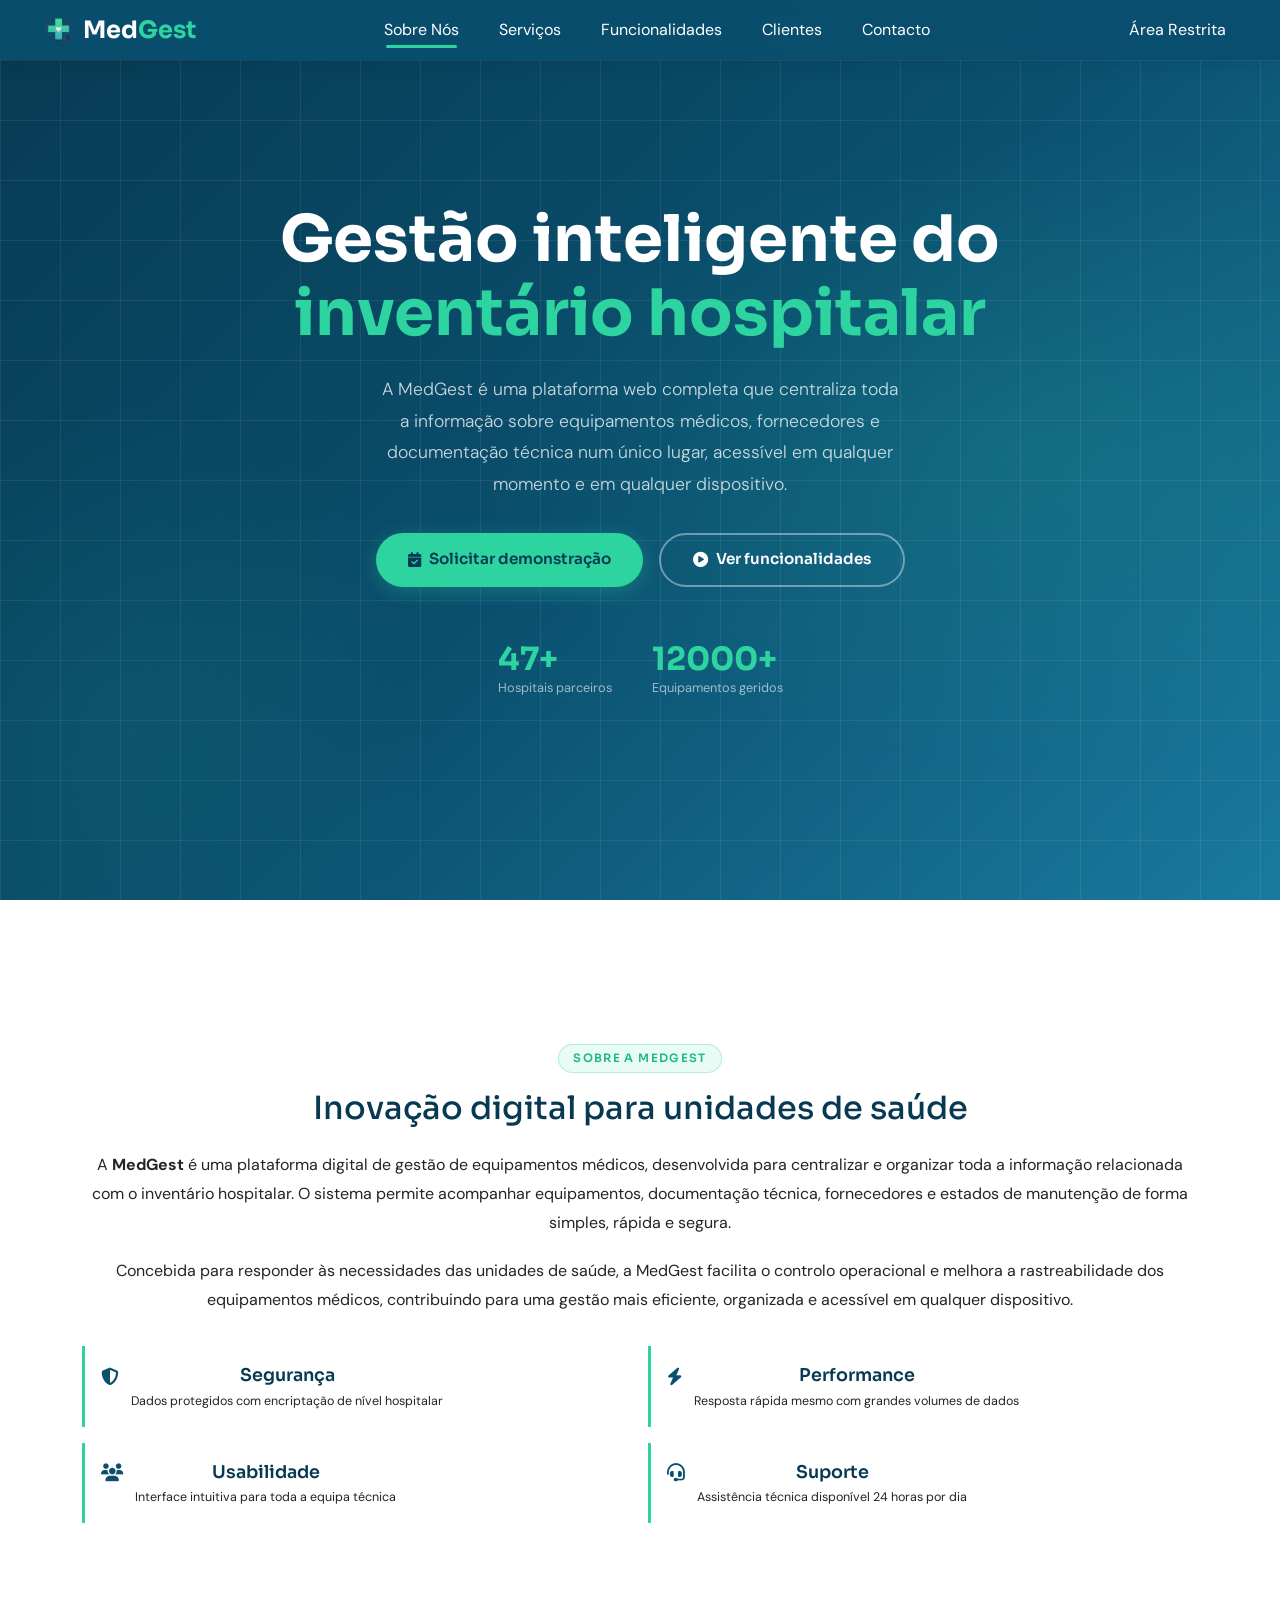
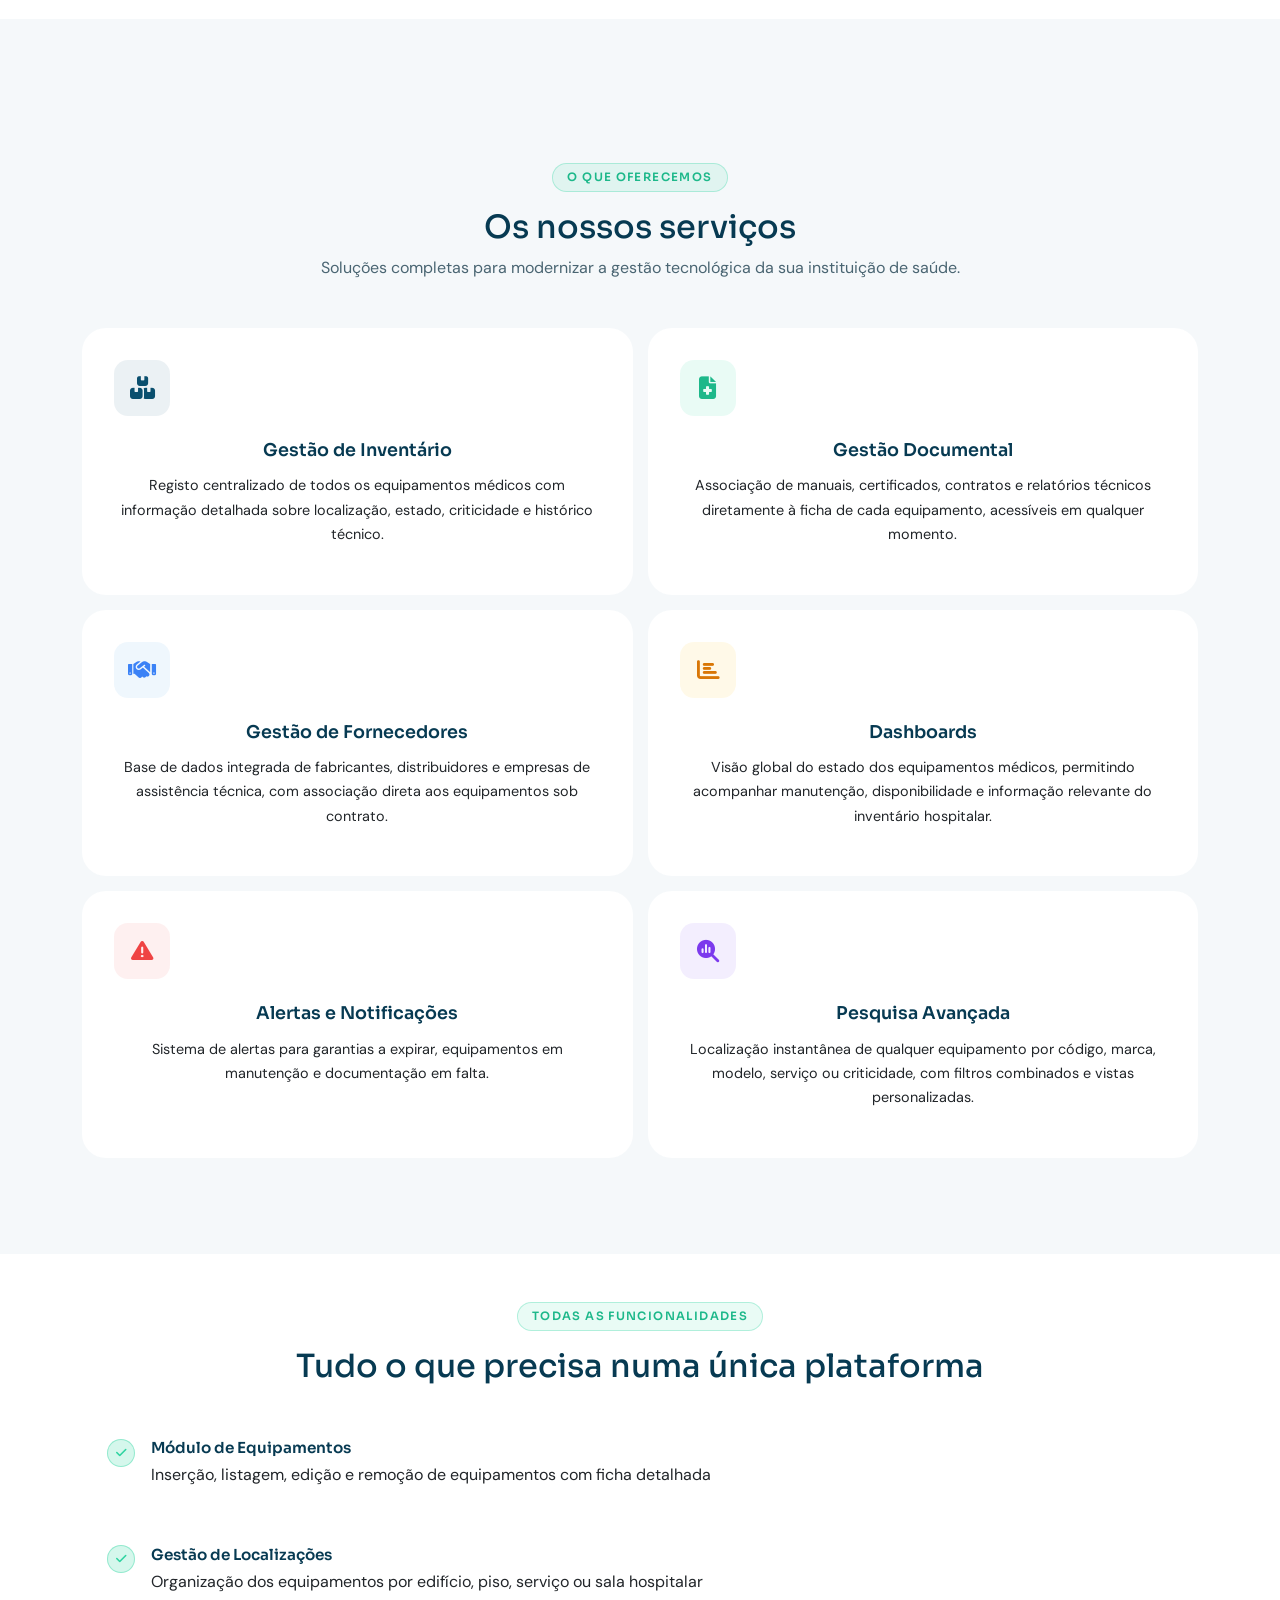
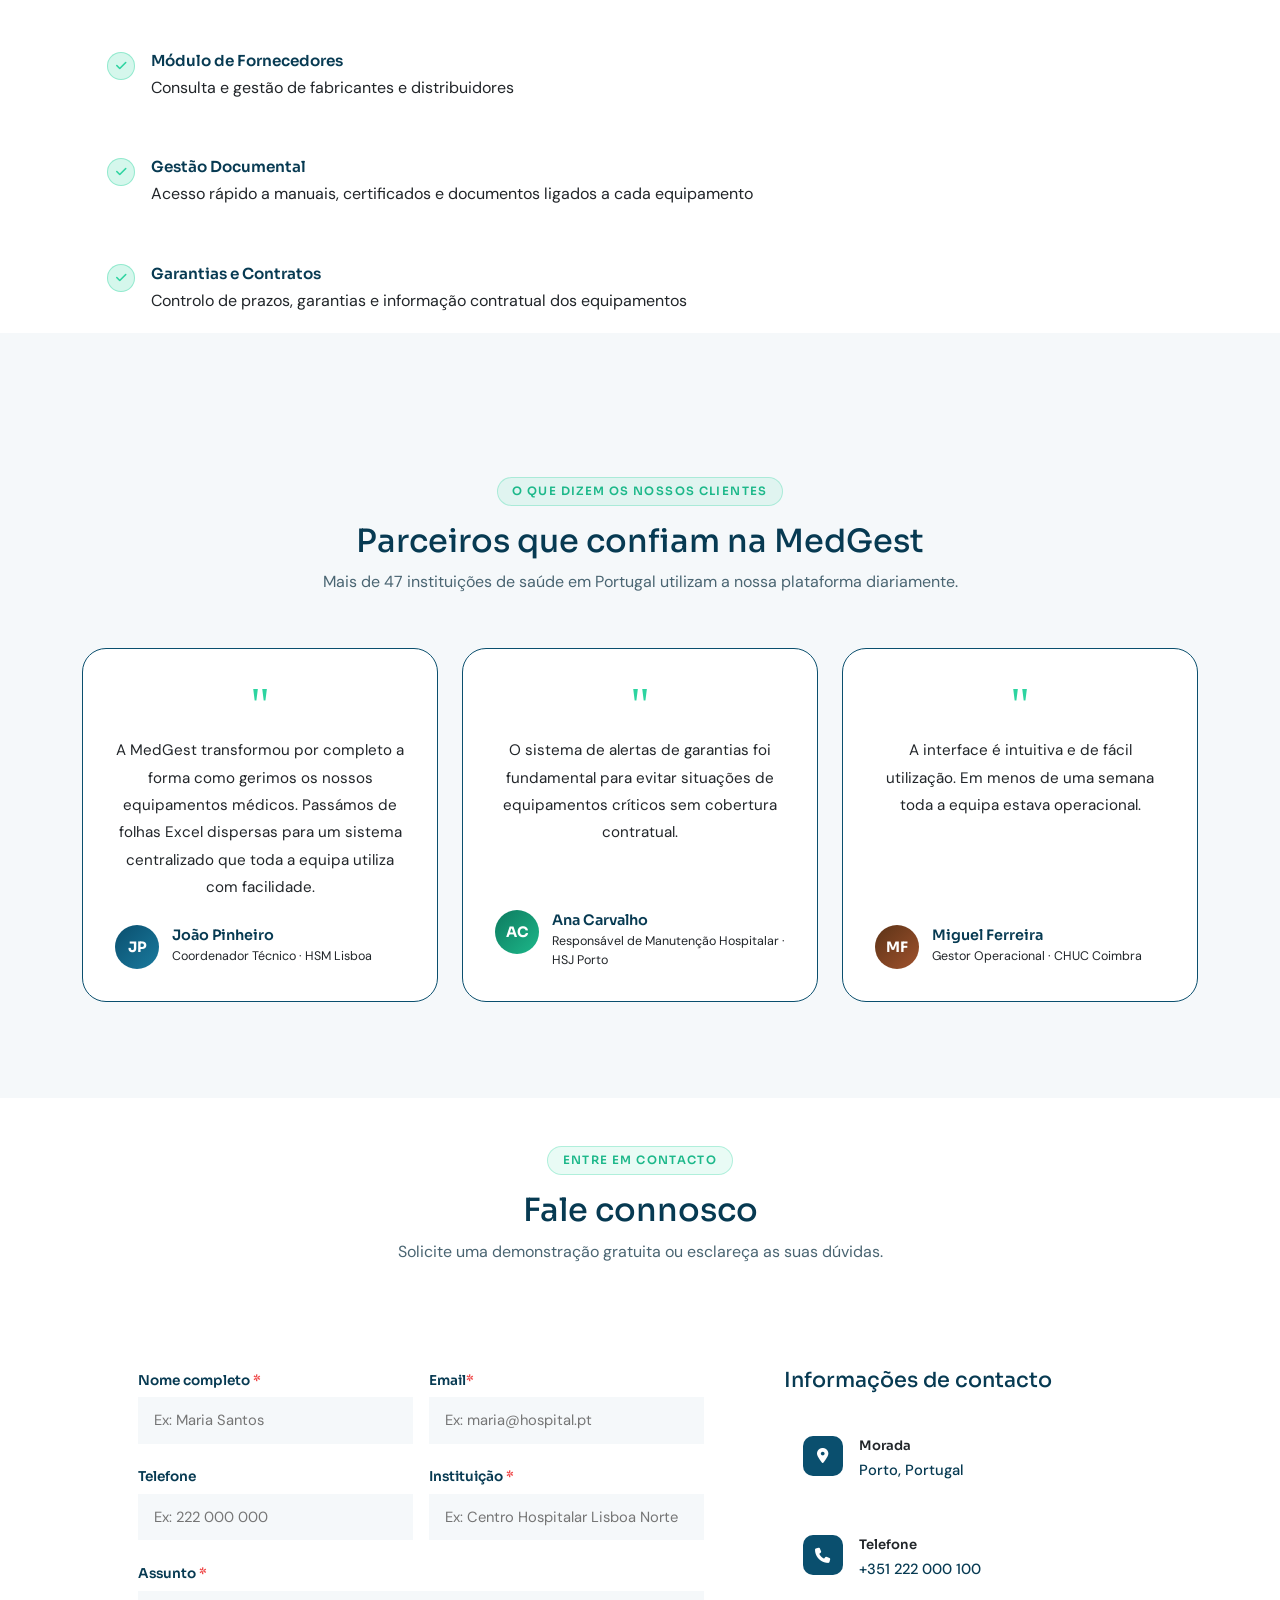
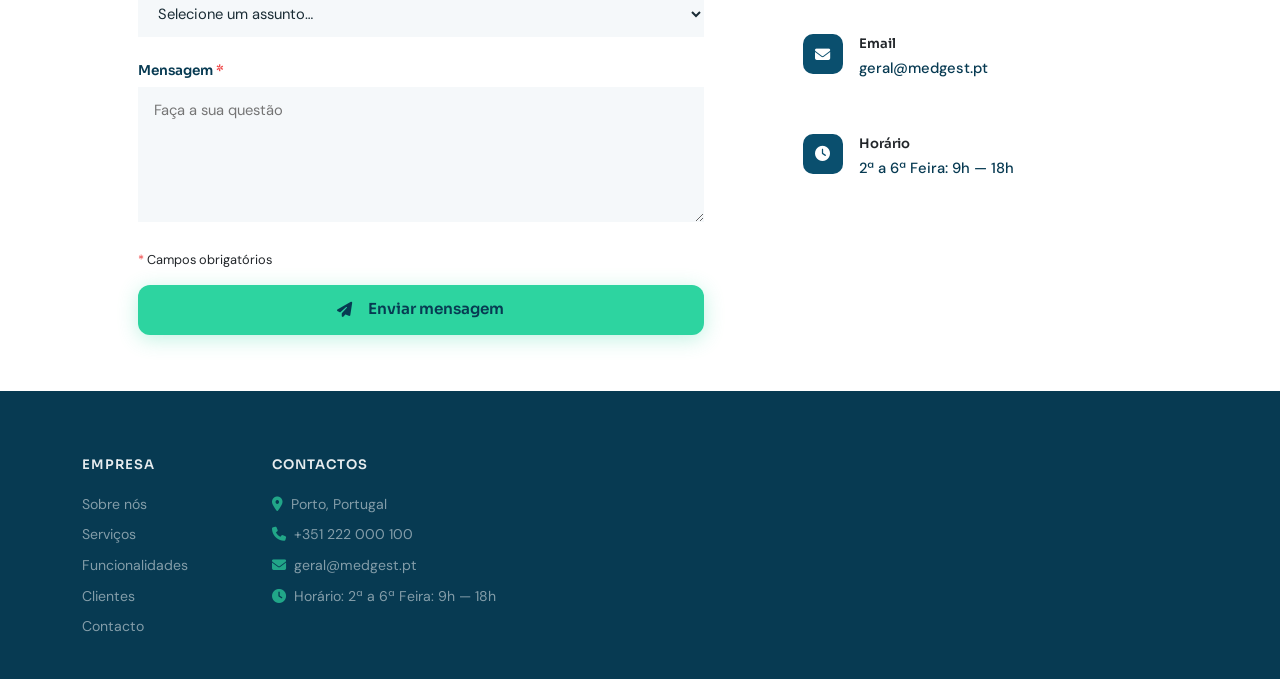
<file: public/index.html>
<!DOCTYPE html>
<html lang="pt">

<head>
    <meta charset="UTF-8">
    <meta name="viewport" content="width=device-width, initial-scale=1.0">
    <title>MedGest</title>
    <!-- favicon -->
    <link rel="shortcut icon" href="../assets/images/logo.png" type="image/png">

    <!-- estilos da página -->
    <link href="https://cdn.jsdelivr.net/npm/bootstrap@5.3.3/dist/css/bootstrap.min.css" rel="stylesheet">

    <link rel="stylesheet" href="../assets/css/1230824.css">
    <link rel="stylesheet" href="https://cdnjs.cloudflare.com/ajax/libs/font-awesome/6.5.0/css/all.min.css">
    <script src="https://cdn.jsdelivr.net/npm/bootstrap@5.3.3/dist/js/bootstrap.bundle.min.js"></script>
    <script src="../assets/js/1230824.js"></script>
    <link
        href="https://fonts.googleapis.com/css2?family=Sora:wght@300;400;500;600;700&family=DM+Sans:ital,wght@0,300;0,400;0,500;1,300&display=swap"
        rel="stylesheet">
</head>

<body id="#inicio">
    <!-- Navegação -->
    <nav class="navbar navbar-expand-lg navbar-dark navbar-medgest fixed-top">
        <div class="container-fluid px-4">

            <!-- LOGO -->
            <a class="navbar-brand-medgest" href="#inicio">
                <div class="logo-icone">
                    <img src="../assets/images/logo.png" alt="Logo MedGest" style="height:32px;">
                </div>
                Med<span class="logo-gest">Gest</span>
            </a>

            <!-- BOTÃO MOBILE -->
            <button class="navbar-toggler border-0" type="button" data-bs-toggle="collapse"
                data-bs-target="#navbarMedGest" aria-controls="navbarMedGest" aria-expanded="false"
                aria-label="Abrir menu">
                <span class="navbar-toggler-icon"></span>
            </button>

            <!-- LINKS -->
            <div class="collapse navbar-collapse" id="navbarMedGest">

                <ul class="navbar-nav mx-auto gap-1">
                    <li class="nav-item">
                        <a class="nav-link nav-link-medgest" href="#sobre-nos">Sobre Nós</a>
                    </li>
                    <li class="nav-item">
                        <a class="nav-link nav-link-medgest" href="#servicos">Serviços</a>
                    </li>
                    <li class="nav-item">
                        <a class="nav-link nav-link-medgest" href="#funcionalidades">Funcionalidades</a>
                    </li>
                    <li class="nav-item">
                        <a class="nav-link nav-link-medgest" href="#testemunhos">Clientes</a>
                    </li>
                    <li class="nav-item">
                        <a class="nav-link nav-link-medgest" href="#contacto">Contacto</a>
                    </li>
                </ul>

                <!-- LOGIN -->
                <a href="login_form.html" class="nav-link nav-link-medgest nav-btn-entrar">
                    Área Restrita
                </a>

            </div>
        </div>
    </nav>

    <!-- Seção "Conteudo da pagina" -->
<!-- HERO -->
<section id="inicio" class="hero">
    <div class="hero-grid-bg"></div>

    <div class="container py-5">
        <div class="row align-items-center justify-content-center text-center g-5">

            <div class="col-lg-8">
                <div class="hero-conteudo">

                    <h1 class="hero-titulo">
                        Gestão inteligente do<br>
                        <span class="destaque">inventário hospitalar</span>
                    </h1>

                    <p class="hero-descricao">
                        A MedGest é uma plataforma web completa que centraliza toda a informação
                        sobre equipamentos médicos, fornecedores e documentação técnica num único lugar,
                        acessível em qualquer momento e em qualquer dispositivo.
                    </p>

                    <div class="hero-botoes">
                        <a href="#contacto" class="btn-primario">
                            <i class="fas fa-calendar-check"></i> Solicitar demonstração
                        </a>

                        <a href="#funcionalidades" class="btn-secundario">
                            <i class="fas fa-play-circle"></i> Ver funcionalidades
                        </a>
                    </div>

                    <div class="hero-estatisticas">
                        <div class="hero-stat">
                            <div class="hero-stat-numero" data-contar="47" data-sufixo="+">0+</div>
                            <div class="hero-stat-label">Hospitais parceiros</div>
                        </div>

                        <div class="hero-stat">
                            <div class="hero-stat-numero" data-contar="12000" data-sufixo="+">0+</div>
                            <div class="hero-stat-label">Equipamentos geridos</div>
                        </div>
                    </div>

                </div>
            </div>

        </div>
    </div>
</section>



    <!-- Seção "SOBRE NÓS" -->
    <section id="sobre-nos" class="secao-sobre">
    <div class="container text-center">
      <div class="sobre-grid">

        <div class="sobre-conteudo animar-direita">
          <div class="secao-etiqueta">Sobre a MedGest</div>
          <h2 class="secao-titulo mb-4">
            Inovação digital para unidades de saúde
          </h2>
        <p>
            A <strong>MedGest</strong> é uma plataforma digital de gestão de equipamentos médicos,
            desenvolvida para centralizar e organizar toda a informação relacionada com o inventário hospitalar.
            O sistema permite acompanhar equipamentos, documentação técnica, fornecedores e estados de manutenção
            de forma simples, rápida e segura.
        </p>
        <p>
            Concebida para responder às necessidades das unidades de saúde, a MedGest facilita o controlo
            operacional e melhora a rastreabilidade dos equipamentos médicos, contribuindo para uma gestão
            mais eficiente, organizada e acessível em qualquer dispositivo.
        </p>
          <div class="sobre-valores">
            <div class="valor-item">
              <div class="valor-icone"><i class="fas fa-shield-halved"></i></div>
              <div>
                <div class="valor-titulo">Segurança</div>
                <div class="valor-desc">Dados protegidos com encriptação de nível hospitalar</div>
              </div>
            </div>
            <div class="valor-item">
              <div class="valor-icone"><i class="fas fa-bolt"></i></div>
              <div>
                <div class="valor-titulo">Performance</div>
                <div class="valor-desc">Resposta rápida mesmo com grandes volumes de dados</div>
              </div>
            </div>
            <div class="valor-item">
              <div class="valor-icone"><i class="fas fa-users"></i></div>
              <div>
                <div class="valor-titulo">Usabilidade</div>
                <div class="valor-desc">Interface intuitiva para toda a equipa técnica</div>
              </div>
            </div>
            <div class="valor-item">
              <div class="valor-icone"><i class="fas fa-headset"></i></div>
              <div>
                <div class="valor-titulo">Suporte</div>
                <div class="valor-desc">Assistência técnica disponível 24 horas por dia</div>
              </div>
            </div>
          </div>
        </div>
        </div>
    </div>              
    </section>

    <!-- Seção "Conteudo da pagina - SERVIÇOS" -->
    <section id="servicos" class="secao-servicos">
    <div class="container text-center">
      <div class="secao-etiqueta animar-entrada">O que oferecemos</div>
      <h2 class="secao-titulo animar-entrada" data-delay="100">Os nossos serviços</h2>
      <p class="secao-subtitulo animar-entrada" data-delay="150">
        Soluções completas para modernizar a gestão tecnológica da sua instituição de saúde.
      </p>

      <div class="servicos-grid">

        <div class="servico-cartao animar-entrada" data-delay="0">
          <div class="servico-icone-wrapper" style="background: rgba(10,79,110,0.08); color: var(--cor-primaria);">
            <i class="fas fa-boxes-stacked"></i>
          </div>
          <h3 class="servico-titulo">Gestão de Inventário</h3>
          <p class="servico-desc">
            Registo centralizado de todos os equipamentos médicos com informação detalhada
            sobre localização, estado, criticidade e histórico técnico.
          </p>
        </div>

        <div class="servico-cartao animar-entrada" data-delay="100">
          <div class="servico-icone-wrapper" style="background: rgba(45,212,160,0.1); color: var(--cor-acento-escuro);">
            <i class="fas fa-file-medical"></i>
          </div>
          <h3 class="servico-titulo">Gestão Documental</h3>
          <p class="servico-desc">
            Associação de manuais, certificados, contratos e relatórios técnicos diretamente
            à ficha de cada equipamento, acessíveis em qualquer momento.
          </p>
        </div>

        <div class="servico-cartao animar-entrada" data-delay="200">
          <div class="servico-icone-wrapper" style="background: rgba(99,179,237,0.1); color: #3b82f6;">
            <i class="fas fa-handshake"></i>
          </div>
          <h3 class="servico-titulo">Gestão de Fornecedores</h3>
          <p class="servico-desc">
            Base de dados integrada de fabricantes, distribuidores e empresas de assistência
            técnica, com associação direta aos equipamentos sob contrato.
          </p>
        </div>

        <div class="servico-cartao animar-entrada" data-delay="0">
          <div class="servico-icone-wrapper" style="background: rgba(251,191,36,0.1); color: #d97706;">
            <i class="fas fa-chart-bar"></i>
          </div>
          <h3 class="servico-titulo">Dashboards</h3>
          <p class="servico-desc">
           Visão global do estado dos equipamentos médicos, permitindo
  acompanhar manutenção, disponibilidade e informação relevante do inventário hospitalar.
          </p>
        </div>

        <div class="servico-cartao animar-entrada" data-delay="100">
          <div class="servico-icone-wrapper" style="background: rgba(239,68,68,0.08); color: #ef4444;">
            <i class="fas fa-triangle-exclamation"></i>
          </div>
          <h3 class="servico-titulo">Alertas e Notificações</h3>
          <p class="servico-desc">
            Sistema de alertas para garantias a expirar, equipamentos em manutenção e
            documentação em falta.
          </p>
        </div>

        <div class="servico-cartao animar-entrada" data-delay="200">
          <div class="servico-icone-wrapper" style="background: rgba(139,92,246,0.1); color: #7c3aed;">
            <i class="fas fa-magnifying-glass-chart"></i>
          </div>
          <h3 class="servico-titulo">Pesquisa Avançada</h3>
          <p class="servico-desc">
            Localização instantânea de qualquer equipamento por código, marca, modelo,
            serviço ou criticidade, com filtros combinados e vistas personalizadas.
          </p>
        </div>

      </div>
    </div>
  </section>

    <!-- Seção "Conteudo da pagina - FUNCIONALIDADES" -->
    <section id="funcionalidades" class="secao-funcionalidades">
    <div class="container text-center">
      <div class="secao-etiqueta animar-entrada">Todas as funcionalidades</div>
      <h2 class="secao-titulo animar-entrada" data-delay="100">  Tudo o que precisa numa única plataforma</h2>
            <div class="func-lista">
              <div class="func-item animar-entrada" data-delay="0">
                <div class="func-check"><i class="fas fa-check"></i></div>
                <div>
                  <div class="func-texto-titulo">Módulo de Equipamentos</div>
                  <div class="func-texto-desc">Inserção, listagem, edição e remoção de equipamentos com ficha detalhada</div>
                </div>
              </div>
              <div class="func-item animar-entrada" data-delay="80">
                <div class="func-check"><i class="fas fa-check"></i></div>
                <div>
                  <div class="func-texto-titulo">Gestão de Localizações</div>
                  <div class="func-texto-desc">Organização dos equipamentos por edifício, piso, serviço ou sala hospitalar</div>
                </div>
              </div>
              <div class="func-item animar-entrada" data-delay="160">
                <div class="func-check"><i class="fas fa-check"></i></div>
                <div>
                  <div class="func-texto-titulo">Módulo de Fornecedores</div>
                  <div class="func-texto-desc">Consulta e gestão de fabricantes e distribuidores</div>
                </div>
              </div>
              <div class="func-item animar-entrada" data-delay="240">
                <div class="func-check"><i class="fas fa-check"></i></div>
                <div>
                  <div class="func-texto-titulo">Gestão Documental</div>
                  <div class="func-texto-desc">Acesso rápido a manuais, certificados e documentos ligados a cada equipamento</div>
                </div>
              </div>
              <div class="func-item animar-entrada" data-delay="320">
                <div class="func-check"><i class="fas fa-check"></i></div>
                <div>
                  <div class="func-texto-titulo">Garantias e Contratos</div>
                  <div class="func-texto-desc">Controlo de prazos, garantias e informação contratual dos equipamentos</div>
                </div>
              </div>
            </div>
          </div>

           
        
    </section>


    <!-- Seção "Conteudo da pagina - CLIENTES" -->
    <section id="testemunhos" class="secao-testemunhos">
    <div class="container text-center">
      <div class="secao-etiqueta animar-entrada">O que dizem os nossos clientes</div>
      <h2 class="secao-titulo animar-entrada" data-delay="100">Parceiros que confiam na MedGest</h2>
      <p class="secao-subtitulo animar-entrada" data-delay="150">
        Mais de 47 instituições de saúde em Portugal utilizam a nossa plataforma diariamente.
      </p>

      <div class="row g-4 mt-2">

        <div class="col-md-4 animar-entrada" data-delay="0">
          <div class="testemunho-cartao">
            <div class="testemunho-aspas">"</div>
            <p class="testemunho-texto">
              A MedGest transformou por completo a forma como gerimos os nossos equipamentos médicos.
              Passámos de folhas Excel dispersas para um sistema centralizado que toda a equipa
              utiliza com facilidade.
            </p>
            <div class="testemunho-autor">
              <div class="testemunho-avatar" style="background: linear-gradient(135deg, var(--cor-primaria), var(--cor-primaria-clara));">JP</div>
              <div>
                <div class="testemunho-nome">João Pinheiro</div>
                <div class="testemunho-cargo">Coordenador Técnico · HSM Lisboa</div>
              </div>
            </div>
          </div>
        </div>

        <div class="col-md-4 animar-entrada" data-delay="100">
          <div class="testemunho-cartao">
            <div class="testemunho-aspas">"</div>
            <p class="testemunho-texto">
              O sistema de alertas de garantias foi fundamental para evitar situações de
              equipamentos críticos sem cobertura contratual.
            </p>
            <div class="testemunho-autor">
              <div class="testemunho-avatar" style="background: linear-gradient(135deg, #0d7a5f, var(--cor-acento-escuro));">AC</div>
              <div>
                <div class="testemunho-nome">Ana Carvalho</div>
                <div class="testemunho-cargo">Responsável de Manutenção Hospitalar · HSJ Porto</div>
              </div>
            </div>
          </div>
        </div>

        <div class="col-md-4 animar-entrada" data-delay="200">
          <div class="testemunho-cartao">
            <div class="testemunho-aspas">"</div>
            <p class="testemunho-texto">
              A interface é intuitiva e de fácil utilização. Em menos de
              uma semana toda a equipa estava operacional.
            </p>
            <div class="testemunho-autor">
              <div class="testemunho-avatar" style="background: linear-gradient(135deg, #5c3317, #a0522d);">MF</div>
              <div>
                <div class="testemunho-nome">Miguel Ferreira</div>
                <div class="testemunho-cargo">Gestor Operacional · CHUC Coimbra</div>
              </div>
            </div>
          </div>
        </div>

      </div>
    </div>
  </section>

    <!-- Seção "Conteudo da pagina - CONTACTO" -->
     <section id="contacto" class="secao-contacto">
    <div class="container">
      <div class="text-center mb-5">
        <div class="secao-etiqueta animar-entrada">Entre em contacto</div>
        <h2 class="secao-titulo animar-entrada" data-delay="100">Fale connosco</h2>
        <p class="secao-subtitulo animar-entrada" data-delay="150">
          Solicite uma demonstração gratuita ou esclareça as suas dúvidas.
        </p>
      </div>

      <div class="contacto-wrapper animar-entrada" data-delay="100">
        <div class="row g-5">

            <!-- Formulário -->
          <div class="col-lg-7">
            <form id="formContacto" novalidate>
              <div class="row g-3">
                <div class="col-md-6">
                  <label class="form-label-medgest" for="nome">Nome completo <span style="color:#ef4444;">*</span></label>
                  <input type="text" id="nome" class="form-control-medgest" required
                         placeholder="Ex: Maria Santos" aria-describedby="msg-nome" />
                  <div id="msg-nome" class="form-controle-mensagem" aria-live="polite"></div>
                </div>
                <div class="col-md-6">
                  <label class="form-label-medgest" for="email">Email<span style="color:#ef4444;">*</span></label>
                  <input type="email" id="email" class="form-control-medgest" required
                         placeholder="Ex: maria@hospital.pt" aria-describedby="msg-email" />
                  <div id="msg-email" class="form-controle-mensagem" aria-live="polite"></div>
                </div>
                <div class="col-md-6">
                  <label class="form-label-medgest" for="telefone">Telefone</label>
                  <input type="tel" id="telefone" class="form-control-medgest"
                         placeholder="Ex: 222 000 000" aria-describedby="msg-telefone" />
                  <div id="msg-telefone" class="form-controle-mensagem" aria-live="polite"></div>
                </div>
                <div class="col-md-6">
                  <label class="form-label-medgest" for="instituicao">Instituição <span style="color:#ef4444;">*</span></label>
                  <input type="text" id="instituicao" class="form-control-medgest" required
                         placeholder="Ex: Centro Hospitalar Lisboa Norte" aria-describedby="msg-instituicao" />
                  <div id="msg-instituicao" class="form-controle-mensagem" aria-live="polite"></div>
                </div>
                <div class="col-12">
                  <label class="form-label-medgest" for="assunto">Assunto <span style="color:#ef4444;">*</span></label>
                  <select id="assunto" class="form-control-medgest" required aria-describedby="msg-assunto">
                    <option value="">Selecione um assunto…</option>
                    <option value="demo">Solicitar demonstração</option>
                    <option value="orcamento">Pedido de orçamento</option>
                    <option value="suporte">Suporte técnico</option>
                    <option value="outro">Outro</option>
                  </select>
                  <div id="msg-assunto" class="form-controle-mensagem" aria-live="polite"></div>
                </div>
                <div class="col-12">
                  <label class="form-label-medgest" for="mensagem">Mensagem <span style="color:#ef4444;">*</span></label>
                  <textarea id="mensagem" class="form-control-medgest" required rows="5"
                            placeholder="Faça a sua questão" aria-describedby="msg-mensagem"></textarea>
                  <div id="msg-mensagem" class="form-controle-mensagem" aria-live="polite"></div>
                </div>
                <div class="col-12">
                  <p style="font-size: 0.8rem; color: var(--cor-texto-suave); margin-bottom: 1rem;">
                    <span style="color:#ef4444;">*</span> Campos obrigatórios
                  </p>
                  <button type="submit" class="btn-primario w-100" style="border-radius: 12px; justify-content: center;">
                    <i class="fas fa-paper-plane me-2"></i>Enviar mensagem
                  </button>
                </div>
              </div>
            </form>
          </div>

          <!-- Informação de contacto -->
          <div class="col-lg-5">
            <div class="contacto-info">
              <h3 style="font-size: 1.3rem; margin-bottom: 1.5rem; color: var(--cor-primaria-escura);">
                Informações de contacto
              </h3>

              <div class="contacto-info-item">
                <div class="contacto-icone"><i class="fas fa-location-dot"></i></div>
                <div>
                  <div class="contacto-detalhe-titulo">Morada</div>
                  <div class="contacto-detalhe-valor">Porto, Portugal</div>
                </div>
              </div>

              <div class="contacto-info-item">
                <div class="contacto-icone"><i class="fas fa-phone"></i></div>
                <div>
                  <div class="contacto-detalhe-titulo">Telefone</div>
                  <div class="contacto-detalhe-valor">+351 222 000 100</div>
                </div>
              </div>

              <div class="contacto-info-item">
                <div class="contacto-icone"><i class="fas fa-envelope"></i></div>
                <div>
                  <div class="contacto-detalhe-titulo">Email</div>
                  <div class="contacto-detalhe-valor">geral@medgest.pt</div>
                </div>
              </div>

              <div class="contacto-info-item">
                <div class="contacto-icone"><i class="fas fa-clock"></i></div>
                <div>
                  <div class="contacto-detalhe-titulo">Horário</div>
                  <div class="contacto-detalhe-valor">2ª a 6ª Feira: 9h — 18h</div>
                </div>
              </div>
            </div>
          </div>

        </div>
      </div>
    </div>
  </section>


    <!-- Rodapé -->
    <footer class="footer">
        <div class="container">
            <div class="row g-4">
                <div class="col-lg-2 col-md-6">
                    <div class="footer-titulo-coluna">EMPRESA</div>
                    <ul class="footer-lista">
                        <li><a href="#sobre-nos">Sobre nós</a></li>
                        <li><a href="#servicos">Serviços</a></li>
                        <li><a href="#funcionalidades">Funcionalidades</a></li>
                        <li><a href="#testemunhos">Clientes</a></li>
                        <li><a href="#contacto">Contacto</a></li>
                    </ul>
                </div>

                <div class="col-lg-3 col-md-6">
                    <div class="footer-titulo-coluna">CONTACTOS</div>
                    <ul class="footer-lista">
                        <li><i class="fas fa-location-dot me-2"></i>Porto, Portugal</li>
                        <li><i class="fas fa-phone me-2"></i>+351 222 000
                            100</li>
                        <li><i class="fas fa-envelope me-2"></i>geral@medgest.pt</li>
                        <li><i class="fas fa-clock me-2"></i>Horário: 2ª a 6ª Feira: 9h — 18h
                        </li>
                    </ul>
                </div>

            </div>


    </footer>

</body>

</html>
</file>
<file: assets/css/1230824.css>
/* * é um seletor universal, ou seja, aplica-se a todos os elementos HTML da página */
* {
 margin: 0; /* Remove todas as margens padrão */
 padding: 0; /* Remove os preenchimentos internos padrão */
 box-sizing: border-box; /* Garante que a largura e altura dos elementos incluam a borda */
 
} 
/*Fontes */
body {
  font-family: 'DM Sans', sans-serif;
}
h1, h2, h3 {
  font-family: 'Sora', sans-serif;
}

/* Difinição das cores */
:root {
  --cor-primaria: #0a4f6e; /* Cor principal do site (azul escuro da marca) */
  --cor-primaria-escura: #073a52;  /* Versão mais escura da cor principal (usada em contrastes) */
  --cor-acento: #2dd4a0;   /* Cor de destaque (verde para botões e realces) */
  --cor-fundo: #f5f8fa;  /* Cor de fundo geral da página */
  --cor-texto: #1a2c35;  /* Cor do texto principal */
  --cor-acento-escuro: #1db88a;
  --branco: #ffffff;
  --cor-primaria-clara: #1a7a9e;
  --cor-branco: #ffffff;
  --fonte-titulo: 'Sora', sans-serif;
  --fonte-corpo: 'DM Sans', sans-serif;
  --transicao: all 0.3s ease;
  --raio-grande: 24px;
}

/* NAVBAR*/
.navbar-medgest {
  /* Cor com transparência para efeito moderno */
  background: rgba(10, 79, 110, 0.95);

  /* Efeito vidro desfocado */
  backdrop-filter: blur(12px);
  -webkit-backdrop-filter: blur(12px);

  /* Sombra suave para dar profundidade */
  box-shadow: 0 2px 20px rgba(0,0,0,0.1);

  /* Animações suaves quando houver mudanças */
  transition: all 0.3s ease;

  /* Layout horizontal da navbar */
  display: flex;
  align-items: center;
  justify-content: space-between;

  /* Espaçamento interno */
  padding: 10px 20px;

  /* Fixa no topo */
  position: fixed;
  top: 0;
  left: 0;
  right: 0;
  z-index: 1000;
}
.navbar-medgest .nav-link-medgest {
    position: relative;
}

.navbar-medgest .nav-link-medgest.ativo::after {
    content: '';
    position: absolute;
    left: 10px;
    right: 10px;
    bottom: 4px;
    height: 3px;
    background: var(--cor-acento);
    border-radius: 10px;
}
.navbar-medgest .nav-link-medgest {
  color: white !important;
  font-size: 1rem;
  margin: 0 10px;
  transition: 0.3s;
}

.navbar-medgest .nav-link-medgest:hover {
  color: var(--cor-acento) !important;
}
.navbar-medgest .nav-link-medgest {
    position: relative;
}

.navbar-medgest .nav-link-medgest.ativo::after {
    content: '';
    position: absolute;

    left: 10px;
    right: 10px;

    bottom: 2px; /* aproxima do texto */

    height: 3px;
    background: var(--cor-acento);
    border-radius: 10px;
}
/* Estilo do logótipo na barra de navegação */
.navbar-medgest  img {
 height: 50px; /* Ajusta a altura do logo */
 margin-right: 10px;/* Adiciona espaço entre o logo e o texto */
}

/* LOGO + NOME DA EMPRESA */
.navbar-brand-medgest {

  /* coloca logo e texto lado a lado */
  display: flex;
  align-items: center;
  

  /* remove estilo de link */
  text-decoration: none !important;

  /* cor branca */
  color: white !important;

  /* fonte */
  font-family: 'Sora', sans-serif;
  font-size: 1.5rem;
  font-weight: 700;
}

/* mantém branco ao passar rato */
.navbar-brand-medgest:hover {
  color: white !important;
}

/* parte "Gest" */
.logo-gest {
  color: var(--cor-acento);
}

.secao-titulo {
  font-family: 'Sora', sans-serif;
  font-size: 2rem;
  color: var(--cor-primaria-escura);
  margin-bottom: 10px;
}

.secao-subtitulo {
  color: #4a6572;
  margin-bottom: 30px;
}

/* Estilos para os links centrais da navegação */
.container-navegacao {
 text-align: center; /* Centraliza os links */
 padding: 20px; /* Adiciona espaçamento interno */
}
.container-navegacao a {
  /* Remove sublinhado dos links */
  text-decoration: none;
  color: white; /* Cor branca padrão */
  font-size: 1.1em; /* Aumenta tamanho do texto */
  margin: 0 20px; /* Espaçamento entre links */
  transition: 0.3s;  /* Transição suave quando hover */
}

/*Passar o rato pelos links*/
.container-navegacao a:hover {
 color: var(--cor-acento); /* Muda para cor de destaque */
 transform: translateY(-2px); /* Pequeno movimento para cima */
} 

/* Estilos para o botão da Área Cliente */
.nav-cliente a {
 color: #ffffff; /* Cor do texto */
 text-decoration: none; /* Remove sublinhado */
 font-size: 1.5em; /* Tamanho da fonte */
 padding: 10px; /* Espaçamento interno */
 border-radius: 5px; /* Bordas arredondadas */
 transition: background 0.3s; /* Efeito suave na transição */
}
/* Efeito ao passar o rato no botão da áre ade Cliente */
.nav-cliente a:hover {
 background-color: #1a7a9e; /* Cor de fundo ao passar o rato */
} 

/* HERO*/ 
.hero {
  min-height: 100vh;
  background: linear-gradient(135deg, var(--cor-primaria-escura) 0%, var(--cor-primaria) 50%, var(--cor-primaria-clara) 100%);
  position: relative;
  overflow: hidden;
  display: flex;
  align-items: center;
}
.hero::before {
  content: '';
  position: absolute;
  inset: 0;
  background:
    radial-gradient(ellipse 60% 50% at 80% 50%, rgba(45, 212, 160, 0.12) 0%, transparent 70%),
    radial-gradient(ellipse 40% 60% at 10% 80%, rgba(45, 212, 160, 0.08) 0%, transparent 60%);
}
.hero-grid-bg {
  position: absolute;
  inset: 0;
  background-image:
    linear-gradient(rgba(255,255,255,0.04) 1px, transparent 1px),
    linear-gradient(90deg, rgba(255,255,255,0.04) 1px, transparent 1px);
  background-size: 60px 60px;
}
.hero-conteudo {
  position: relative;
  z-index: 2;
  color: white;
  text-align: center; /* centra tudo */  
  margin: 0 auto; /* centra bloco */
} 
.hero-titulo {
  font-family: var(--fonte-titulo);
  font-size: clamp(2.4rem, 5.5vw, 4rem);
  font-weight: 700;
  color: white;
  line-height: 1.15;
  margin-bottom: 1.5rem;
}
.hero-titulo .destaque {
  color: var(--cor-acento);
  position: relative;
}
.hero-descricao {
  font-size: 1.1rem;
  color: rgba(255,255,255,0.78);
  max-width: 520px;
  margin-bottom: 2.5rem;
  font-weight: 300;
  line-height: 1.8;
  text-align: center; /* centra tudo */  
  margin: 0 auto; /* centra bloco */
}
.hero-botoes {
  display: flex;
  justify-content: center;
  gap: 1rem;
  flex-wrap: wrap;
  margin-top: 2rem; /* afasta os botões do texto*/
  margin-bottom: 3.5rem;
}
.hero-estatisticas {
  display: flex;
  justify-content: center;
  gap: 2.5rem;
  flex-wrap: wrap;
}
.hero-stat {
  text-align: left;
}
.hero-stat-numero {
  font-family: var(--fonte-titulo);
  font-size: 2rem;
  font-weight: 700;
  color: var(--cor-acento);
  line-height: 1;
}
.hero-stat-label {
  font-size: 0.8rem;
  color: rgba(255,255,255,0.6);
  font-weight: 400;
  margin-top: 0.2rem;
}
.btn-primario {
  display: inline-flex;
  align-items: center;
  gap: 0.5rem;
  background: var(--cor-acento);
  color: var(--cor-primaria-escura);
  font-family: var(--fonte-titulo);
  font-weight: 600;
  font-size: 0.95rem;
  padding: 0.85rem 2rem;
  border-radius: 50px;
  border: none;
  text-decoration: none;
  cursor: pointer;
  transition: var(--transicao);
  box-shadow: 0 4px 20px rgba(45, 212, 160, 0.3);
}

.btn-primario:hover {
  background: #1db88a;
  transform: translateY(-2px);
  color: white;
}

.btn-secundario {
  display: inline-flex;
  align-items: center;
  gap: 0.5rem;
  background: transparent;
  color: white;
  font-family: var(--fonte-titulo);
  font-weight: 600;
  font-size: 0.95rem;
  padding: 0.85rem 2rem;
  border-radius: 50px;
  border: 2px solid rgba(255,255,255,0.4);
  text-decoration: none;
  cursor: pointer;
  transition: var(--transicao);
}

.btn-secundario:hover {
  background: rgba(255,255,255,0.15);
  border-color: rgba(255,255,255,0.7);
  color: white;
  transform: translateY(-2px);
}

/* SECÇÃO SOBRE NÓS */

.secao-sobre {
  padding: 6rem 0;
  background: var(--cor-branco);
}
.secao-etiqueta {
  display: inline-block;
  font-family: var(--fonte-titulo);
  font-size: 0.72rem;
  font-weight: 600;
  letter-spacing: 0.12em;
  text-transform: uppercase;
  color: var(--cor-acento-escuro);
  background: rgba(45, 212, 160, 0.1);
  border: 1px solid rgba(45, 212, 160, 0.3);
  padding: 0.3rem 0.9rem;
  border-radius: 50px;
  margin-top: 3rem;
  margin-bottom: 1rem;
}
.sobre-grid {
  display: grid;
  grid-template-columns: 1fr;
  gap: 2rem;
  width: 100%;
  align-items: center;
}
.sobre-conteudo { padding-left: 0;
width: 100%;}

.sobre-conteudo p { 
  margin-bottom: 1.2rem;
  font-size: 1rem;
  line-height: 1.8;
}

.sobre-valores {
  display: grid;
  grid-template-columns: 1fr 1fr;
  gap: 1rem;
  margin-top: 2rem;
}

.valor-item {
  display: flex;
  align-items: flex-start;
  gap: 0.75rem;
  padding: 1rem;
  background: var(--cor-fundo-alt);
  border-radius: var(--raio);
  border-left: 3px solid var(--cor-acento);
}
.valor-icone {
  color: var(--cor-primaria);
  font-size: 1.1rem;
  margin-top: 0.1rem;
}

.valor-titulo {
  font-family: var(--fonte-titulo);
  font-size: 1.1rem;
  font-weight: 600;
  color: var(--cor-primaria-escura);
  margin-bottom: 0.2rem;
}

.valor-desc {
  font-size: 0.78rem;
  color: var(--cor-texto-suave);
}

/* SECÇÃO SERVIÇOS*/
.secao-servicos {
  padding: 6rem 0;
  background: var(--cor-fundo);
}

.servicos-grid {
  display: grid;
  grid-template-columns: repeat(3, 1fr);
  gap: 1.5rem;
  margin-top: 3rem;
}

.servico-cartao {
  background: var(--cor-branco);
  border-radius: var(--raio-grande);
  padding: 2rem;
  border: 1px solid var(--cor-borda);
  transition: var(--transicao);
  position: relative;
  overflow: hidden;
}

.servico-cartao::before {
  content: '';
  position: absolute;
  top: 0;
  left: 0;
  right: 0;
  height: 3px;
  background: linear-gradient(90deg, var(--cor-primaria), var(--cor-acento));
  transform: scaleX(0);
  transform-origin: left;
  transition: var(--transicao);
}

.servico-cartao:hover {
  transform: translateY(-6px);
  box-shadow: var(--sombra-forte);
  border-color: transparent;
}

.servico-cartao:hover::before {
  transform: scaleX(1);
}

.servico-icone-wrapper {
  width: 56px;
  height: 56px;
  border-radius: 14px;
  display: flex;
  align-items: center;
  justify-content: center;
  font-size: 1.4rem;
  margin-bottom: 1.5rem;
}

.servico-titulo {
  font-family: var(--fonte-titulo);
  font-size: 1.1rem;
  font-weight: 600;
  color: var(--cor-primaria-escura);
  margin-bottom: 0.75rem;
}

.servico-desc {
  font-size: 0.9rem;
  color: var(--cor-texto-suave);
  line-height: 1.7;
}

/* SECÇÃO FUNCIONALIDADES */
.secao-funcionalidades::before {
  content: '';
  position: absolute;
  inset: 0;
  background-image:
    linear-gradient(rgba(255,255,255,0.03) 1px, transparent 1px),
    linear-gradient(90deg, rgba(255,255,255,0.03) 1px, transparent 1px);
  background-size: 60px 60px;
  
}
.funcionalidades-conteudo {
  position: relative;
  z-index: 1;
  margin-top: 6rem;
}
.func-lista {
  display: flex;
  flex-direction: column;
  gap: 1rem;
  margin-top: 2rem;
}
.func-item {
  display: flex;
  align-items: flex-start;
  gap: 1rem;
  padding: 1.2rem 1.5rem;
  background: rgba(255,255,255,0.06);
  border: 1px solid rgba(255,255,255,0.1);
  border-radius: var(--raio);
  transition: var(--transicao);
  cursor: default;
}
.func-item:hover {
  background: rgba(255,255,255,0.1);
  border-color: rgba(45,212,160,0.3);
  transform: translateX(6px);
}
.func-check {
  width: 28px;
  height: 28px;
  background: rgba(45,212,160,0.2);
  border: 1px solid rgba(45,212,160,0.4);
  border-radius: 50%;
  display: flex;
  align-items: center;
  justify-content: center;
  color: var(--cor-acento);
  font-size: 0.75rem;
  flex-shrink: 0;
  margin-top: 0.1rem;
}
.func-texto-titulo {
  font-family: var(--fonte-titulo);
  font-size: 0.95rem;
  font-weight: 600;
  color:  #073a52;
  margin-bottom: 0.2rem;
  text-align: left;
}

/* SECÇÃO TESTEMUNHOS */
.secao-testemunhos {
  padding: 6rem 0;
  background: var(--cor-fundo);
}
.testemunho-cartao {
  background: #ffffff;
  display: flex;
  flex-direction: column;
  border-radius: var(--raio-grande);
  padding: 2rem;
  border: 1px solid #0a4f6e;
  height: 100%;
  position: relative;
  transition: var(--transicao);
}
.testemunho-cartao:hover {
  box-shadow: var(--sombra-media);
  transform: translateY(-4px);
}
.testemunho-aspas {
  font-size: 3rem;
  color: var(--cor-acento);
  font-family: Georgia, serif;
  line-height: 1;
  margin-bottom: 0.5rem;
}
.testemunho-texto {
  font-size: 0.95rem;
  color: var(--cor-texto-suave);
  line-height: 1.8;
  margin-bottom: 1.5rem;
}
.testemunho-autor {
  display: flex;
  align-items: flex-start;
  gap: 0.8rem;
  margin-top: auto;
  text-align: left;
}
.testemunho-avatar {
  width: 44px;
  height: 44px;
  border-radius: 50%;
  display: flex;
  align-items: center;
  justify-content: center;
  font-family: var(--fonte-titulo);
  font-weight: 700;
  font-size: 0.9rem;
  color: white;
  flex-shrink: 0;
}
.testemunho-nome {
  font-family: var(--fonte-titulo);
  font-size: 0.9rem;
  font-weight: 600;
  color: var(--cor-primaria-escura);
  
}
.testemunho-cargo {
  font-size: 0.78rem;
  color: var(--cor-texto-suave);
}

/* SECÇÃO CONTACTO */
.contacto-wrapper {
  background: var(--cor-branco);
  border-radius: var(--raio-grande);
  padding: 3.5rem;
  box-shadow: var(--sombra-suave);
  border: 1px solid var(--cor-borda);
}
.form-label-medgest {
  font-family: var(--fonte-titulo);
  font-size: 0.85rem;
  font-weight: 600;
  color: var(--cor-primaria-escura);
  margin-bottom: 0.4rem;
}
.form-control-medgest {
  border: 1.5px solid var(--cor-borda);
  border-radius: var(--raio);
  padding: 0.75rem 1rem;
  font-family: var(--fonte-corpo);
  font-size: 0.92rem;
  color: var(--cor-texto);
  background: var(--cor-fundo);
  transition: var(--transicao);
  width: 100%;
}
.form-control-medgest:focus {
  outline: none;
  border-color: var(--cor-primaria-clara);
  background: var(--cor-branco);
  box-shadow: 0 0 0 3px rgba(26, 122, 158, 0.12);
}
.form-control-medgest.erro {
  border-color: #ef4444;
  box-shadow: 0 0 0 3px rgba(239, 68, 68, 0.1);
}
.form-controle-mensagem {
  font-size: 0.78rem;
  margin-top: 0.3rem;
}
.form-controle-mensagem.erro { color: #ef4444; }
.form-controle-mensagem.sucesso { color: var(--cor-acento-escuro); }
.contacto-info {
  padding-left: 2rem;
}

.contacto-info-item {
  display: flex;
  align-items: flex-start;
  gap: 1rem;
  padding: 1.2rem;
  background: var(--cor-fundo-alt);
  border-radius: var(--raio);
  margin-bottom: 1rem;
  transition: var(--transicao);
}
.contacto-info-item:hover {
  background: var(--cor-borda);
}
.contacto-icone {
  width: 40px;
  height: 40px;
  background: var(--cor-primaria);
  border-radius: 10px;
  display: flex;
  align-items: center;
  justify-content: center;
  color: white;
  font-size: 0.95rem;
  flex-shrink: 0;
}
.contacto-detalhe-titulo {
  font-family: var(--fonte-titulo);
  font-size: 0.82rem;
  font-weight: 600;
  color: var(--cor-texto-suave);
  margin-bottom: 0.2rem;
}
.contacto-detalhe-valor {
  font-size: 0.92rem;
  color: var(--cor-primaria-escura);
  font-weight: 500;
}

/* Estilos para o Rodapé */
/* FOOTER */

.footer {
    background-color: #073a52;
    color: rgba(255,255,255,0.7);
    padding: 4rem 0 2rem;
    font-family: 'DM Sans', sans-serif;
}

.footer-logo {
    font-family: 'Sora', sans-serif;
    font-size: 1.4rem;
    font-weight: 700;
    color: white;
    margin-bottom: 0.75rem;
    display: flex;
    align-items: center;
    gap: 0.6rem;
}

.footer-logo-icone {
    width: 32px;
    height: 32px;
    background: linear-gradient(135deg, #1a7a9e, #2dd4a0);
    border-radius: 8px;
    display: flex;
    align-items: center;
    justify-content: center;
    color: white;
    font-size: 0.9rem;
}

.footer-desc {
    font-size: 0.88rem;
    color: rgba(255,255,255,0.5);
    line-height: 1.7;
}

.footer-titulo-coluna {
    font-family: 'Sora', sans-serif;
    font-size: 0.82rem;
    font-weight: 600;
    letter-spacing: 0.08em;
    text-transform: uppercase;
    color: rgba(255,255,255,0.9);
    margin-bottom: 1.2rem;
}

.footer-lista {
    list-style: none;
    padding: 0;
    margin: 0;
}

.footer-lista li {
    margin-bottom: 0.6rem;
    font-size: 0.88rem;
    color: rgba(255,255,255,0.5);
}

.footer-lista a {
    text-decoration: none;
    color: rgba(255,255,255,0.5);
    transition: 0.3s;
}

.footer-lista a:hover {
    color: #2dd4a0;
    padding-left: 4px;
}

.footer-divisor {
    border-color: rgba(255,255,255,0.08);
    margin: 2.5rem 0 1.5rem;
}

.footer-base {
    display: flex;
    align-items: center;
    justify-content: space-between;
    flex-wrap: wrap;
    gap: 0.5rem;
}

.footer-copyright {
    font-size: 0.82rem;
    color: rgba(255,255,255,0.35);
}

.footer i {
    color: #2dd4a0;
    opacity: 0.7;
}

/* Texto Genérico */
.container-texto-generico {
 display: flex; /* Ativa o layout flexível */
 justify-content: center; /* Centraliza os elementos horizontalmente */
 flex-wrap: wrap; /* Permite que os elementos quebrem linha em telas menores */
 gap: 20px; /* Adiciona espaço entre os elementos */
 padding: 100px 40px; /* Espaçamento interno para melhor organização */
 text-align: center; /* Centraliza o texto dentro dos artigos */
 min-height: 100vh; /* Garante altura mínima de uma janela (ecrã) */
 background-color: #f5f8fa;
 color: #1a2c35;
} 


/*XXXXXXXXXXXXXXXXXXXXXXXXXXXXXXXXXXXXX*/
/*PARTE PRIVADA*/
/* FOOTER PRIVADO */
html, body {
    height: 100%;
    margin: 0;
}
body {
    min-height: 100vh;
    display: flex;
    flex-direction: column;
}
main {
    flex: 1;
}

/* GESTAO DE EQUIPAMENTOS */


.private-card{
    width: 100%;
    max-width: 1200px;
    margin: 30px auto;
    background: #fff;
    border: 1px solid #ddd;
    border-radius: 12px;
    padding: 20px;
    box-shadow: 0 2px 8px rgba(0,0,0,0.08);
}
.private-card form label {
    font-size: 0.9rem;
    font-weight: 600;
    margin-bottom: 4px;
}

.private-card form {
    max-width: 1000px;
    margin: 0 auto;
}

.badge-medgest {
    display: inline-block;
    padding: 6px 12px;
    border-radius: 20px;
    font-size: 0.85rem;
    font-weight: 600;
    border: 2px solid;
    background-color: transparent;
}

/* ativo */
.badge-medgest.ativo {
    color: #198754;
    border-color: #198754;
    background-color: #eaf7ef;
}

/* inativo */
.badge-medgest.inativo {
    color: #dc3545;
    border-color: #dc3545;
    background-color: #fdeaea;
}

/* em manutenção */
.badge-medgest.em_manutencao {
    color: #d39e00;
    border-color: #d39e00;
    background-color: #fff8e1;
}
.private-header {
    margin-top: 90px;
    color: #073a52;
}

/* BOTÕES DE AÇÕES DA TABELA GESTAO DE EQUIPAMENTOS*/

.btn-acao {
    width: 38px;
    height: 38px;
    border-radius: 8px;
    display: inline-flex;
    align-items: center;
    justify-content: center;
    text-decoration: none;
    cursor: pointer;
    transition: 0.2s;
    border: 1.5px solid;
}

/* BOTÃO VER */
.btn-acao.ver {
    color: #198754;
    border-color: #198754;
    background-color: #eaf7ef;
}

/* BOTÃO EDITAR */
.btn-acao.editar {
    color: #d39e00;
    border-color: #d39e00;
    background-color: #fff8e1;
}

/* BOTÃO APAGAR */
.btn-acao.apagar {
    color: #dc3545;
    border-color: #dc3545;
    background-color: #fdeaea;
}

.btn-acao:hover {
    transform: translateY(-1px);
    box-shadow: 0 2px 6px rgba(0,0,0,0.08);
}

/* FICHA TÉCNICA DO EQUIPAMENTO */

.ficha-equipamento {
    border-radius: 16px;
}

.ficha-equipamento .modal-title {
    color: #073a52;
    font-weight: 700;
}

.ficha-equipamento .modal-header {
    background: #f5f8fa;
    border-bottom: 1px solid #dde7ec;
}

.ficha-secao {
    margin-top: 22px;
    margin-bottom: 0;
    color: #073a52;
    font-weight: 700;
    padding: 10px 14px;
    border-radius: 10px 10px 0 0;
    border: 1px solid #dde7ec;
    border-bottom: none;
}

.ficha-secao:first-child {
    margin-top: 0;
}

.ficha-identificacao {
    background-color: #eaf3f7;
}

.ficha-localizacao {
    background-color: #eaf3f7; 
}

.ficha-aquisicao {
    background-color: #eaf3f7;
}

.ficha-estado {
    background-color: #eaf3f7;
}

.ficha-grid {
    display: grid;
    grid-template-columns: repeat(2, 1fr);
    border: 1px solid #dde7ec;
    border-radius: 0 0 10px 10px;
    margin-bottom: 14px;
    overflow: hidden;
}

.ficha-grid div {
    background: #ffffff;
    border-bottom: 1px solid #e1e8ec;
    padding: 11px 14px;
}

.ficha-grid div:nth-child(odd) {
    border-right: 1px solid #e1e8ec;
}

.ficha-grid div:nth-last-child(-n+2) {
    border-bottom: none;
}

.ficha-grid strong {
    color: #073a52;
    font-weight: 700;
    margin-right: 6px;
}

.ficha-grid strong::after {
    content: ": ";
}

.ficha-grid span {
    color: #1a2c35;
    font-weight: 500;
}

@media (max-width: 768px) {
    .ficha-grid {
        grid-template-columns: 1fr;
    }

    .ficha-grid div:nth-child(odd) {
        border-right: none;
    }

    .ficha-grid div {
        border-bottom: 1px solid #e1e8ec;
    }
}

/* BARRA PESQUISA EQUIPAMENTOS */
.pesquisa-wrapper {
    width: 100%;
    display: flex !important;
    justify-content: flex-end !important;
    margin-bottom: 15px;
}

.pesquisa-wrapper .pesquisa-equipamentos {
    width: auto !important;
    max-width: none !important;
    margin: 0 !important;
    display: flex !important;
    gap: 8px;
}

.pesquisa-wrapper .pesquisa-equipamentos input {
    width: 180px !important;
    max-width: 180px !important;
}
.tabela-medgest th,
.tabela-medgest td {
    padding: 14px 16px !important;
}

/*XXXXXXXXXXXXXXXXXXXXXXXXXXXXXXXXXXXXXXXX*/
/* MÓDULO LOCALIZAÇÕES */

.localizacoes-container {
    width: 100% !important;
    max-width: none !important;
    margin: 20px 0 0 0 !important;
    padding: 0 !important;
}

.localizacoes-tabs {
    justify-content: flex-start !important;
    border-bottom: 1px solid #dde7ec;
    padding-left: 0;
    margin-left: 0;
    margin-bottom: 20px;
}

.localizacoes-tabs .nav-link {
    color: #073a52;
    font-weight: 600;
    border: none;
    background: transparent;
    padding: 12px 18px;
}

.localizacoes-tabs .nav-link.active {
    color: #073a52;
    font-weight: 700;
    background: transparent;
    border-bottom: 3px solid #2dd4a0;
}

.localizacoes-tab-content {
    min-height: 300px;
}

.localizacoes-accordion {
    margin-top: 20px;
}

.localizacoes-accordion .accordion-item {
    border: 1px solid #dde7ec;
    border-radius: 10px;
    margin-bottom: 10px;
    overflow: hidden;
}

.localizacoes-accordion .accordion-button {
    background-color: #ffffff;
    color: #073a52;
    font-weight: 700;
}

.localizacoes-accordion .accordion-button:not(.collapsed) {
    background-color: #eef2f5;
    color: #073a52;
}

.localizacoes-accordion .accordion-button:focus {
    box-shadow: none;
    border-color: #dde7ec;
}

.servicos-accordion .accordion-item {
    border: 1px solid #dde7ec;
    border-radius: 10px;
    margin-bottom: 10px;
    overflow: hidden;
}

.servicos-accordion .accordion-button {
    color: #073a52;
    font-weight: 600;
    background: #ffffff;
}

.servicos-accordion .accordion-button:not(.collapsed) {
    background: #f5f8fa;
    color: #073a52;
}

.equipamentos-servico-lista {
    display: flex;
    flex-direction: column;
    gap: 8px;
}

.equipamento-servico-item {
    border: 1px solid #e1e8ec;
    border-radius: 8px;
    padding: 10px 12px;
    background: #ffffff;
    display: grid;
    grid-template-columns: 90px 1fr auto;
    align-items: center;
    gap: 10px;
}

.equipamento-servico-item strong {
    color: #073a52;
}

.equipamento-servico-item span {
    font-weight: 500;
}

.equipamento-servico-item small {
    color: #6c757d;
}
.servicos-grid {
    display: grid;
    grid-template-columns: repeat(2, 1fr);
    gap: 15px;
}

.servico-coluna {
    width: 100%;
}

@media (max-width: 768px) {
    .servicos-grid {
        grid-template-columns: 1fr;
    }
}
.equipamento-servico-item small {
    display: inline;
}
.equipamento-info {
    display: flex;
    flex-direction: column;
}

.equipamento-nome {
    font-weight: 500;
}

.equipamento-localizacao {
    font-size: 0.8rem;
    color: #6c757d;
    margin-top: 2px;
}
/*PARTE GERAL DAS LOCS */
.resumo-localizacoes {
    display: grid;
    grid-template-columns: repeat(4, 1fr);
    gap: 20px;
    margin-bottom: 30px;
}

.resumo-localizacao-card {
    background: linear-gradient(135deg, #073a52 0%, #0b5779 100%);
    border-radius: 16px;
    padding: 25px;
    color: white;
    box-shadow: 0 4px 15px rgba(7,58,82,0.15);
    transition: transform 0.2s ease;
}

.resumo-localizacao-card:hover {
    transform: translateY(-3px);
}

.resumo-localizacao-card .numero {
    font-size: 2.3rem;
    font-weight: 700;
    display: block;
    margin-bottom: 8px;
}

.resumo-localizacao-card .titulo {
    font-size: 0.95rem;
    opacity: 0.9;
}


.resumo-zonas {
    background: transparent;
    border: none;
    border-radius: 0;
    padding: 0;
    margin-top: 25px;
}

.resumo-zonas h5 {
    color: #073a52;
    font-weight: 700;
    margin-bottom: 15px;
}

.linha-zona {
    display: flex;
    justify-content: space-between;
    padding: 10px 0;
    border-bottom: 1px solid #e1e8ec;
}

.linha-zona:last-child {
    border-bottom: none;
}

.linha-zona strong {
    color: #073a52;
}

.linha-zona span {
    color: #198754;
    font-weight: 600;
}

@media (max-width: 992px) {
    .resumo-localizacoes {
        grid-template-columns: repeat(2, 1fr);
    }
}

@media (max-width: 576px) {
    .resumo-localizacoes {
        grid-template-columns: 1fr;
    }
}
 /*BARRA PESQUISA*/
    .pesquisa-localizacoes-form {
        display: flex;
        gap: 8px;
        margin-bottom: 25px;
        max-width: 900px;
    }

    .pesquisa-localizacoes-form input {
        flex: 1;
    }

    .btn-pesquisar-localizacao {
        background-color: #073a52;
        border-color: #073a52;
        color: white;
    }

    .btn-pesquisar-localizacao:hover {
        background-color: #0b5779;
        border-color: #0b5779;
        color: white;
    }

    .resultados-localizacoes {
        margin-bottom: 30px;
    }

    .resultado-localizacao-card {
        background: #ffffff;
        border: 1px solid #dde7ec;
        border-radius: 12px;
        padding: 14px 18px;
        margin-bottom: 10px;
    }

    .resultado-localizacao-card strong {
        color: #073a52;
        font-weight: 700;
    }

    .resultado-localizacao-card p {
        margin: 6px 0 2px;
        color: #1a2c35;
    }

    .resultado-localizacao-card small {
        color: #6c757d;
    }


    .resumo-localizacoes {
        display: grid;
        grid-template-columns: repeat(4, 1fr);
        gap: 15px;
        margin-bottom: 25px;
    }

    .resumo-localizacao-card {
        background: #ffffff;
        border: 1px solid #dde7ec;
        border-radius: 12px;
        padding: 18px 20px;
    }

    .resumo-localizacao-card h6 {
        color: #6c757d;
        font-size: 0.8rem;
        font-weight: 700;
        text-transform: uppercase;
        margin-bottom: 10px;
    }

    .resumo-localizacao-card span {
        color: #073a52;
        font-size: 2rem;
        font-weight: 700;
    }

    .localizacoes-subtitulo {
        color: #073a52;
        font-size: 1rem;
        font-weight: 700;
        margin-bottom: 15px;


        display: inline-block;
    }

    .grafico-localizacoes-card {
        background: #ffffff;
        border: 1px solid #dde7ec;
        border-radius: 14px;
        padding: 20px;
        margin-top: 25px auto 0;
        max-width: 700px;
    }

    .grafico-localizacoes-card h5 {
        color: #073a52;
        font-weight: 700;
        margin-bottom: 18px;
    }

    .total-hospital {
        margin-left: 8px;
        font-weight: 600;
        color: #6c757d;
        font-size: 0.9rem;
    }
    .total-servico {
    margin-left: 8px;
    font-weight: 600;
    color: #6c757d;
    font-size: 0.85rem;
}
.form-adicionar-localizacao {
    background: #ffffff;
    border: 1px solid #dde7ec;
    border-radius: 14px;
    padding: 22px;
    max-width: 900px;
}
/*XXXXXXXXXXXXXXXXXXXXXXXXXXXXXXXXXXXXXXXX*/
/*MODULO FORNECEDORES */
/* ABAS */

.fornecedores-tabs {
    justify-content: flex-start;
    border-bottom: 1px solid #dde7ec;
    margin-bottom: 20px;
}

.fornecedores-tabs .nav-link {
    color: #073a52;
    font-weight: 600;
    border: none;
    background: transparent;
    padding: 12px 18px;
}

.fornecedores-tabs .nav-link.active {
    color: #073a52;
    font-weight: 700;
    background: transparent;
    border-bottom: 3px solid #2dd4a0;
}

.fornecedores-tab-content {
    min-height: auto;
}

.associacao-fornecedor-card {
    background: #ffffff;
    border: 1px solid #dde7ec;
    border-radius: 14px;
    padding: 22px;
}

.associacao-fornecedor-card h5 {
    color: #073a52;
    font-weight: 700;
    margin-bottom: 8px;
}

.form-associar-fornecedor label {
    color: #073a52;
    font-weight: 600;
    font-size: 0.9rem;
}
.fornecedores-lista-topo {
    display: flex;
    justify-content: flex-end;
    margin-bottom: 18px;
}
.fornecedores-container {
    width: 100%;
    margin: 20px 0 0 0;
    padding: 0;
}

.fornecedores-container .table-responsive {
    display: inline-block;
    width: auto;
    max-width: 100%;
    background: #ffffff;
    border: 1px solid #dde7ec;
    border-radius: 12px;
    padding: 15px;
}

.fornecedores-container .tabela-medgest {
    width: auto;
    margin-bottom: 0;
}
.fornecedores-lista-topo {
    display: flex;
    justify-content: flex-end;
    margin-bottom: 18px;
}
.linha-novo-equipamento td {
    border-top: 3px solid #d6e4f0 !important;
}

/*XXXXXXXXXXXXXXXXXXXX*/
/* MÓDULO DOCUMENTAÇÃO */

.documentacao-container {
    width: 100%;
    margin: 20px 0 0 0;
    padding: 0;
}

.documentacao-accordion {
    margin-top: 20px;
}

.documentacao-accordion .accordion-item {
    border: 1px solid #dde7ec;
    border-radius: 10px;
    margin-bottom: 10px;
    overflow: hidden;
}

.documentacao-accordion .accordion-button {
    background-color: #ffffff;
    color: #073a52;
    font-weight: 700;
}

.documentacao-accordion .accordion-button:not(.collapsed) {
    background-color: #eef2f5;
    color: #073a52;
}

.documentacao-accordion .accordion-button:focus {
    box-shadow: none;
    border-color: #dde7ec;
}

.documento-item {
    border: 1px solid #e1e8ec;
    border-radius: 8px;
    padding: 12px 14px;
    background: #ffffff;
    margin-bottom: 10px;
}

.documento-item h5 {
    color: #073a52;
    font-size: 1rem;
}

.badge-documento {
    background-color: #073a52 !important;
    color: white !important;
    font-weight: 600;
}
.dropdown-item:active {
    background-color: transparent !important;
    color: inherit !important;
}

.dropdown-item:focus {
    background-color: transparent !important;
    color: inherit !important;
    box-shadow: none !important;
}
.pesquisa-documentacao-form {
    display: flex !important;
    gap: 8px !important;
    margin-top: 20px;
    margin-bottom: 25px !important;
    max-width: 900px !important;
    align-items: center !important;
}

.pesquisa-documentacao-form input {
    flex: 1 !important;
}

.select-documentacao-tipo {
    width: 190px !important;
}

.btn-pesquisar-documentacao {
    background-color: #073a52 !important;
    border-color: #073a52 !important;
    color: white !important;
}

.btn-pesquisar-documentacao:hover {
    background-color: #0b5779 !important;
    border-color: #0b5779 !important;
    color: white !important;
}

/*XXXXXXXXXXXXXXXXXXXX*/
/* MÓDULO CONTRATOS E GARANTIAS */

.contratos-container {
    width: 100%;
    margin: 20px 0 0 0;
    padding: 0;
}

.resumo-contratos {
    display: grid;
    grid-template-columns: repeat(4, 1fr);
    gap: 15px;
    margin-bottom: 30px;
}

.resumo-contrato-card {
    background: #ffffff;
    border: 1px solid #dde7ec;
    border-radius: 12px;
    padding: 18px 20px;
}

.resumo-contrato-card span {
    color: #073a52;
    font-size: 2rem;
    font-weight: 700;
    display: block;
}

.resumo-contrato-card h6 {
    color: #6c757d;
    font-size: 0.8rem;
    font-weight: 700;
    text-transform: uppercase;
    margin: 6px 0 0;
}

.contratos-subtitulo {
    color: #073a52;
    font-size: 1.05rem;
    font-weight: 700;
    margin-top: 35px;
    margin-bottom: 18px;
    padding-bottom: 8px;
    border-bottom: 3px solid #2dd4a0;
    width: fit-content;
}

.alerta-contrato-card {
    background: #ffffff;
    border: 1px solid #dde7ec;
    border-radius: 12px;
    padding: 14px 16px;
    margin-bottom: 10px;
    display: grid;
    grid-template-columns: 2fr 1fr 1fr 1fr;
    align-items: center;
    gap: 12px;
}

.alerta-contrato-card strong {
    color: #073a52;
    display: block;
}

.alerta-contrato-card small {
    color: #6c757d;
}

.contratos-accordion .accordion-item {
    border: 1px solid #dde7ec;
    border-radius: 10px;
    margin-bottom: 10px;
    overflow: hidden;
}

.contratos-accordion .accordion-button {
    background-color: #ffffff;
    color: #073a52;
    font-weight: 700;
}

.contratos-accordion .accordion-button:not(.collapsed) {
    background-color: #eef2f5;
    color: #073a52;
}

.contratos-accordion .accordion-button:focus {
    box-shadow: none;
    border-color: #dde7ec;
}

.contrato-equipamento-item {
    border: 1px solid #e1e8ec;
    border-radius: 8px;
    padding: 12px 14px;
    background: #ffffff;
    margin-bottom: 10px;
    display: grid;
    grid-template-columns: 1fr 1.2fr 1.4fr 1fr auto;
    align-items: center;
    gap: 12px;
}

.badge-contrato {
    background-color: #eef2f5;
    color: #073a52;
    border: 1px solid #d7e0e6;
    font-weight: 600;
    padding: 6px 12px;
}

.contrato-datas {
    display: flex;
    flex-direction: column;
    color: #6c757d;
}

.contrato-ativo {
    color: #198754;
    font-weight: 700;
}

.contrato-expirar {
    color: #d39e00;
    font-weight: 700;
}

.contrato-expirado {
    color: #dc3545;
    font-weight: 700;
}

@media (max-width: 992px) {
    .resumo-contratos {
        grid-template-columns: repeat(2, 1fr);
    }

    .alerta-contrato-card,
    .contrato-equipamento-item {
        grid-template-columns: 1fr;
    }
}

@media (max-width: 576px) {
    .resumo-contratos {
        grid-template-columns: 1fr;
    }
}
.contrato-card {
    border: 1px solid #dde7ec;
    border-radius: 10px;
    background: #ffffff;
    padding: 16px;
    margin-bottom: 12px;
    max-width: none;
    width: 100%;
}

.contrato-card-topo {
    display: flex;
    justify-content: space-between;
    align-items: center;
    margin-bottom: 12px;
}

.contrato-card-entidade {
    color: #073a52;
    font-weight: 600;
    margin-bottom: 12px;
}

.contrato-card-datas {
    display: flex;
    gap: 40px;
    margin-bottom: 12px;
}

.contrato-card-datas small {
    display: block;
    color: #6c757d;
}

.contrato-card-datas strong {
    color: #073a52;
}

.contrato-card-prazo {
    font-weight: 700;
    margin-bottom: 10px;
}
.contrato-card-acoes {
    display: flex;
    justify-content: space-between;
    align-items: center;
    gap: 15px;
    margin-top: 10px;
}
.contratos-accordion .accordion-body {
    display: flex;
    flex-wrap: wrap;
    gap: 12px;
}
.contrato-card {
    width: 420px;
    flex: 0 0 420px;
}
@media (max-width: 768px) {
    .contratos-accordion .accordion-body {
        grid-template-columns: 1fr;
    }
}
.alerta-contrato-card .badge-contrato {
    width: fit-content;
    justify-self: center;
}
.alertas-contratos {
    margin-bottom: 35px;
}

.contratos-accordion {
    margin-top: 5px;
}
.contrato-accordion-titulo {
    display: flex;
    flex-direction: column;
}

.contrato-accordion-titulo small {
    color: #6c757d;
    font-weight: 500;
    margin-top: 3px;
}
.filtros-contratos {
    display: flex;
    gap: 8px;
    margin-bottom: 18px;
}

.filtro-contrato {
    border: none;
    background: transparent;
    color: #073a52;
    font-weight: 600;
    padding: 8px 14px;
    border-bottom: 3px solid transparent;
}

.filtro-contrato.ativo {
    border-bottom-color: #2dd4a0;
    font-weight: 700;
}

/*XXXXXXXXXXXXXXXXXXXX*/
/* DASHBOARD */
/*DASHBOARD EQUIPAMENTOS */
.dashboard-cards {
    display: grid;
    grid-template-columns: repeat(4, 1fr);
    gap: 20px;
    margin-bottom: 30px;
}

.dashboard-card {
    background: #ffffff;
    border: 1px solid #dde7ec;
    border-radius: 12px;
    padding: 18px 20px;
}

.dashboard-card h6 {
    color: #6c757d;
    font-size: 0.8rem;
    font-weight: 700;
    text-transform: uppercase;
    margin-bottom: 10px;
}

.dashboard-card span {
    color: #073a52;
    font-size: 2rem;
    font-weight: 700;
}

.dashboard-graficos {
    display: grid;
    grid-template-columns: 1fr 1fr;
    gap: 20px;
}

.dashboard-grafico-card {
    background: #ffffff;
    border: 1px solid #dde7ec;
    border-radius: 14px;
    padding: 20px;
    height: 350px;
    display: flex;
    flex-direction: column;
}
.dashboard-grafico-card canvas {
    max-height: 250px !important;
    width: 100% !important;
}

.dashboard-grafico-card h5 {
    color: #073a52;
    font-weight: 700;
    margin-bottom: 18px;
}

@media (max-width: 992px) {

    .dashboard-cards {
        grid-template-columns: repeat(2, 1fr);
    }

    .dashboard-graficos {
        grid-template-columns: 1fr;
    }
}

@media (max-width: 576px) {

    .dashboard-cards {
        grid-template-columns: 1fr;
    }
}

.criticidade-item strong{
    margin-left:auto;
}
.dashboard-sem-docs {
    display: flex;
    flex-direction: column;
    gap: 10px;
    margin-top: 15px;

    max-height: 245px;
    overflow-y: auto;
    padding-right: 6px;
}

.dashboard-sem-docs::-webkit-scrollbar {
    width: 6px;
}

.dashboard-sem-docs::-webkit-scrollbar-thumb {
    background: #b7c6cf;
    border-radius: 10px;
}

.dashboard-sem-docs::-webkit-scrollbar-track {
    background: #eef2f5;
    border-radius: 10px;
}

.dashboard-sem-doc-item {
    border: 1px solid #dde7ec;
    border-radius: 10px;
    padding: 10px 12px;
    background: #f8fafc;
}

.dashboard-sem-doc-item strong {
    display: block;
    color: #073a52;
    margin-bottom: 3px;
}

.dashboard-sem-doc-item span {
    color: #495057;
    font-size: 0.9rem;
}
.dashboard-cards-financeiro {
    grid-template-columns: repeat(1, 280px);
}
.financeiro-container {
    display: flex;
    gap: 20px;
    align-items: flex-start;
}

.financeiro-card {
    width: 260px;
    flex-shrink: 0;
}

.financeiro-grafico {
    flex: 0 0 75%;
}

/*XXXXXXXXXXXXX*/
/*LOGIN*/
.login-page {
    min-height: 100vh;
    background: linear-gradient(135deg, #073a52, #0b5779);
    display: flex;
    align-items: center;
    justify-content: center;
}

.login-page-card {
    width: 420px;
    background: #ffffff;
    border-radius: 18px;
    padding: 35px;
    box-shadow: 0 15px 40px rgba(0,0,0,0.2);
}

.login-logo {
    color: #073a52;
    font-weight: 800;
    text-align: center;
    margin-bottom: 5px;
}

.login-logo span {
    color: #2dd4a0;
}

.login-subtitulo {
    text-align: center;
    color: #6c757d;
    margin-bottom: 25px;
}

.login-page-card label {
    color: #073a52;
    font-weight: 600;
    margin-bottom: 6px;
}

.login-input {
    display: flex;
    align-items: center;
    gap: 10px;
    border: 1px solid #dde7ec;
    border-radius: 10px;
    padding: 10px 12px;
    margin-bottom: 16px;
}

.login-input i {
    color: #073a52;
}

.login-input input {
    border: none;
    outline: none;
    width: 100%;
}

.login-btn {
    width: 100%;
    border: none;
    background: #073a52;
    color: white;
    padding: 12px;
    border-radius: 10px;
    font-weight: 700;
}

.login-btn:hover {
    background: #0b5779;
}
.login-logo {
    display: flex;
    align-items: center;
    justify-content: center;
}

.login-logo-img {
    width: 42px;
    height: 42px;
    object-fit: contain;
    margin-right: 10px;
}
.login-demo-buttons {
    display: flex;
    justify-content: center;
    gap: 12px;
    margin: 15px 0 20px 0;
}

.btn-login-demo {
    min-width: 150px;
    border: 1px solid #d8dee3;
    background: #f5f7f9;
    color: #6c757d;
    border-radius: 8px;
    padding: 8px 14px;
    font-size: 0.9rem;
    font-weight: 600;
    cursor: pointer;
}

.btn-login-demo:hover {
    background: #e9ecef;
    color: #495057;
}
.btn-voltar-login {
    display: block;
    width: 100%;
    text-align: center;
    margin-top: 15px;
    color: #073a52;
    font-weight: 600;
    text-decoration: none;
}

.btn-voltar-login:hover {
    color: #0b5779;
    text-decoration: none;
}

/*XXXXXXXXXXXXXXXXXXXXXXXXXXX*/
/* BACKOFFICE ADMIN */

.admin-publico-grid {
    display: grid;
    grid-template-columns: repeat(2, 1fr);
    gap: 18px;
}

.admin-publico-card,
.admin-mensagem-card {
    background: #ffffff;
    border: 1px solid #dde7ec;
    border-radius: 14px;
    padding: 20px;
}

.admin-publico-card h5 {
    color: #073a52;
    font-weight: 700;
    text-transform: uppercase;
    font-size: 0.9rem;
    margin-bottom: 15px;
}

.admin-publico-card label {
    color: #073a52;
    font-weight: 600;
    font-size: 0.9rem;
}

.admin-mensagens-lista {
    display: grid;
    grid-template-columns: repeat(2, 1fr);
    gap: 18px;
}

.admin-mensagem-card {
    background: #ffffff;
    border: 1px solid #dde7ec;
    border-radius: 16px;
    padding: 20px;
    box-shadow: 0 4px 14px rgba(7, 58, 82, 0.06);
}

.admin-mensagem-topo {
    display: flex;
    justify-content: space-between;
    align-items: flex-start;
    margin-bottom: 14px;
}

.admin-remetente {
    display: flex;
    align-items: center;
    gap: 12px;
}

.admin-avatar {
    width: 42px;
    height: 42px;
    border-radius: 50%;
    background: #073a52;
    color: #ffffff;
    display: flex;
    align-items: center;
    justify-content: center;
    font-weight: 800;
}

.admin-remetente strong {
    display: block;
    color: #073a52;
    font-weight: 700;
}

.admin-remetente small {
    color: #6c757d;
}

.admin-mensagem-info {
    display: flex;
    flex-wrap: wrap;
    gap: 14px;
    color: #6c757d;
    font-size: 0.88rem;
    margin-bottom: 14px;
}

.admin-assunto {
    background: #f5f8fa;
    border-left: 4px solid #2dd4a0;
    padding: 10px 12px;
    border-radius: 8px;
    color: #073a52;
    margin-bottom: 12px;
}

.admin-mensagem-texto {
    color: #1a2c35;
    line-height: 1.5;
    margin-bottom: 16px;
}

.admin-mensagem-acoes {
    display: flex;
    gap: 10px;
    flex-wrap: wrap;
}

.btn-admin-mensagem {
    padding: 7px 12px;
    border-radius: 8px;
    font-size: 0.85rem;
    font-weight: 600;
    text-decoration: none;
}

.btn-admin-lida {
    background: #eef2f5;
    color: #495057;
}

.btn-admin-lida:hover {
    background: #dde7ec;
    color: #343a40;
}

.btn-admin-respondida {
    background: #d1e7dd;
    color: #0f5132;
}

.btn-admin-respondida:hover {
    background: #badbcc;
    color: #0f5132;
}

.btn-admin-apagar {
    background: #fdeaea;
    color: #dc3545;
    border: none;
}

.btn-admin-apagar:hover {
    background: #f8d7da;
    color: #b02a37;
    border: none;
}

.admin-estado {
    padding: 6px 11px;
    border-radius: 20px;
    font-size: 0.72rem;
    font-weight: 800;
    text-transform: uppercase;
}

.estado-nova {
    background: rgba(7, 58, 82, 0.12);
    color: #073a52;
}

.estado-lida {
    background: #fff3cd;
    color: #856404;
}

.estado-respondida {
    background: #d1e7dd;
    color: #0f5132;
}
@media (max-width: 992px) {
    .admin-mensagens-lista {
        grid-template-columns: 1fr;
    }
}
</file>
